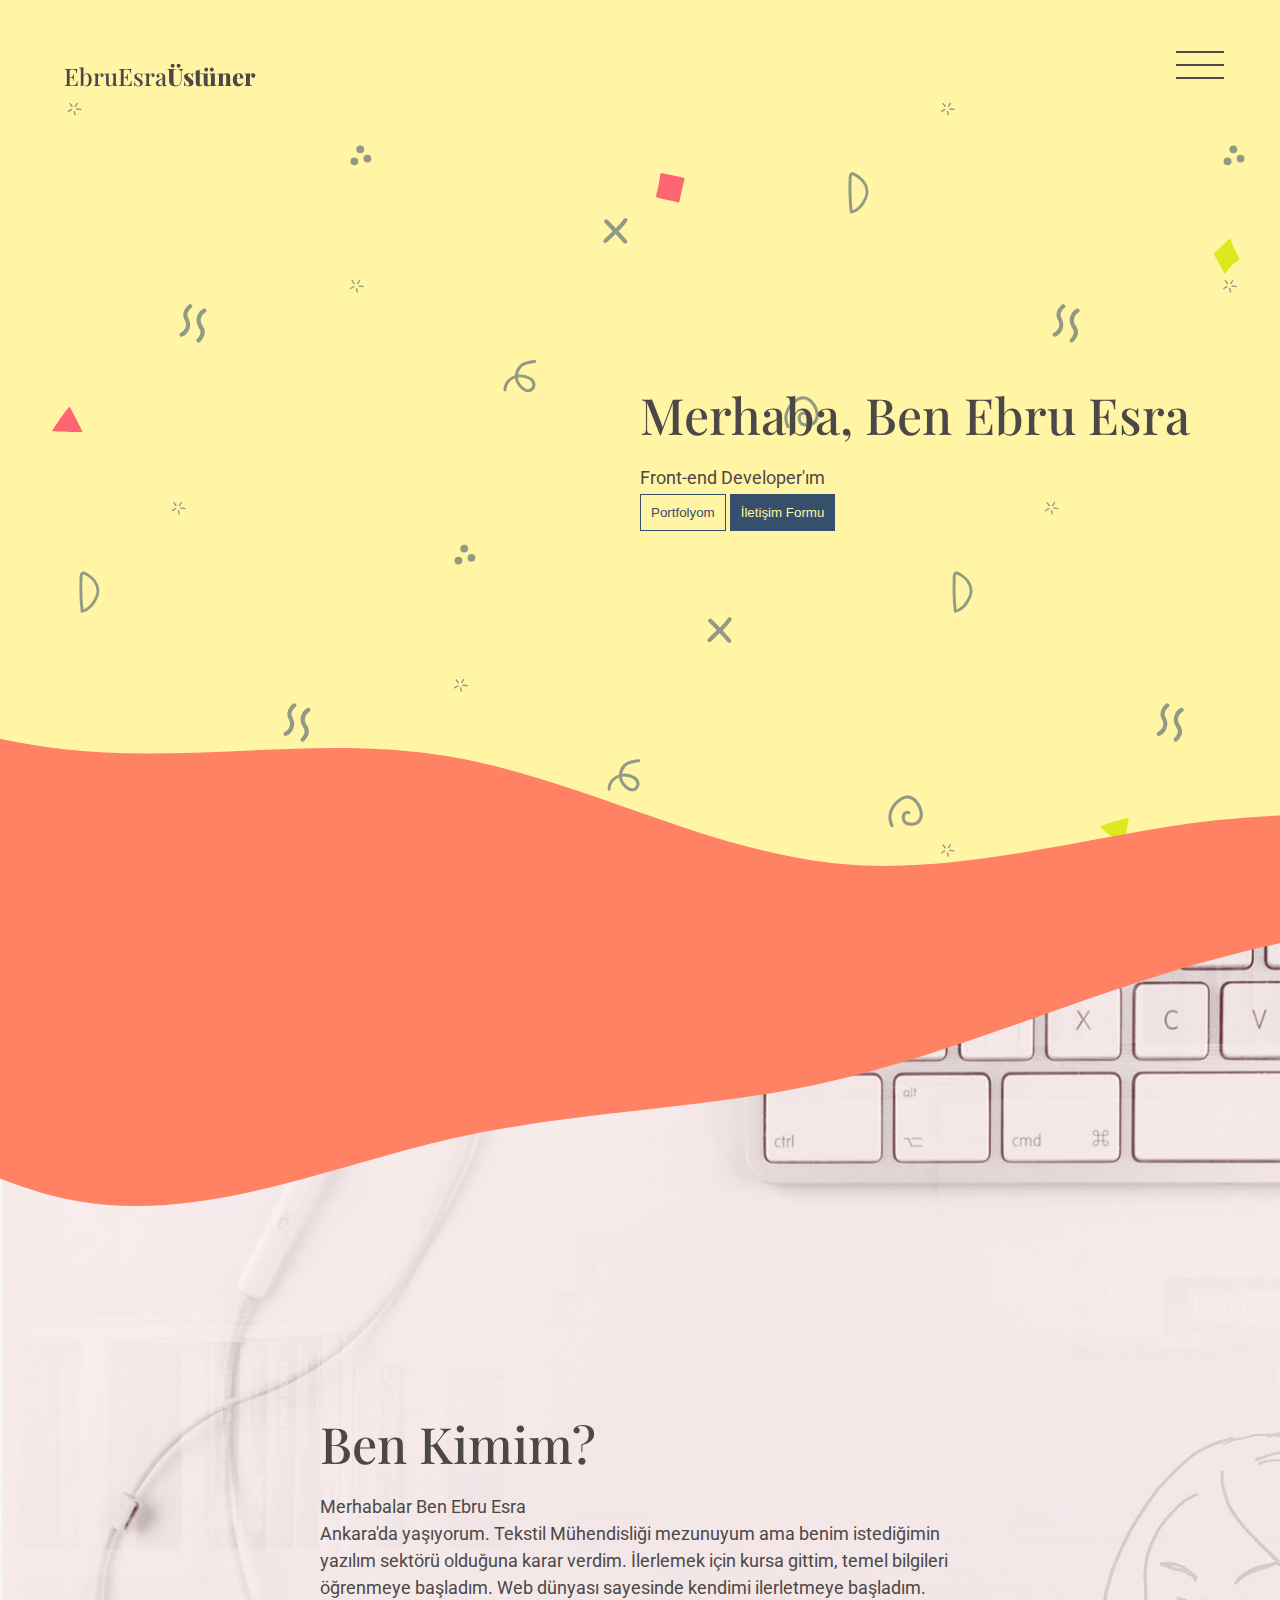
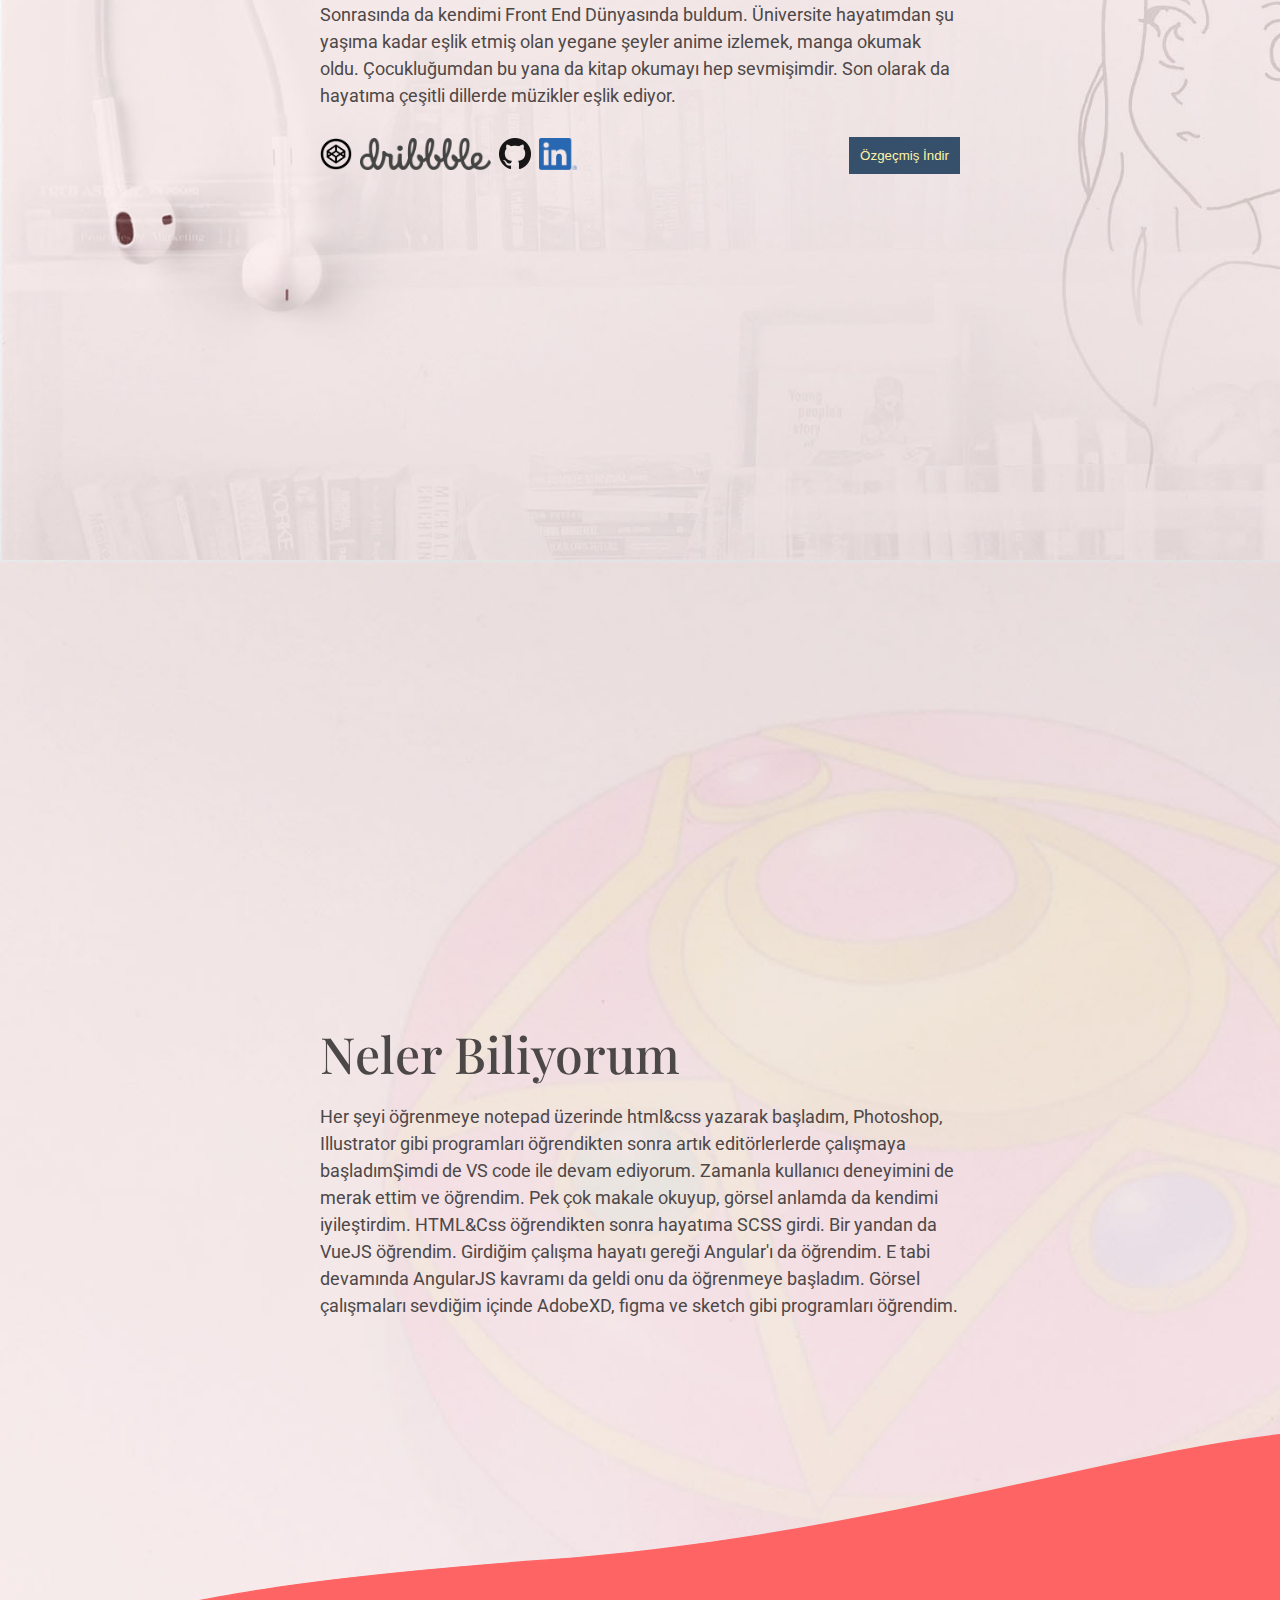
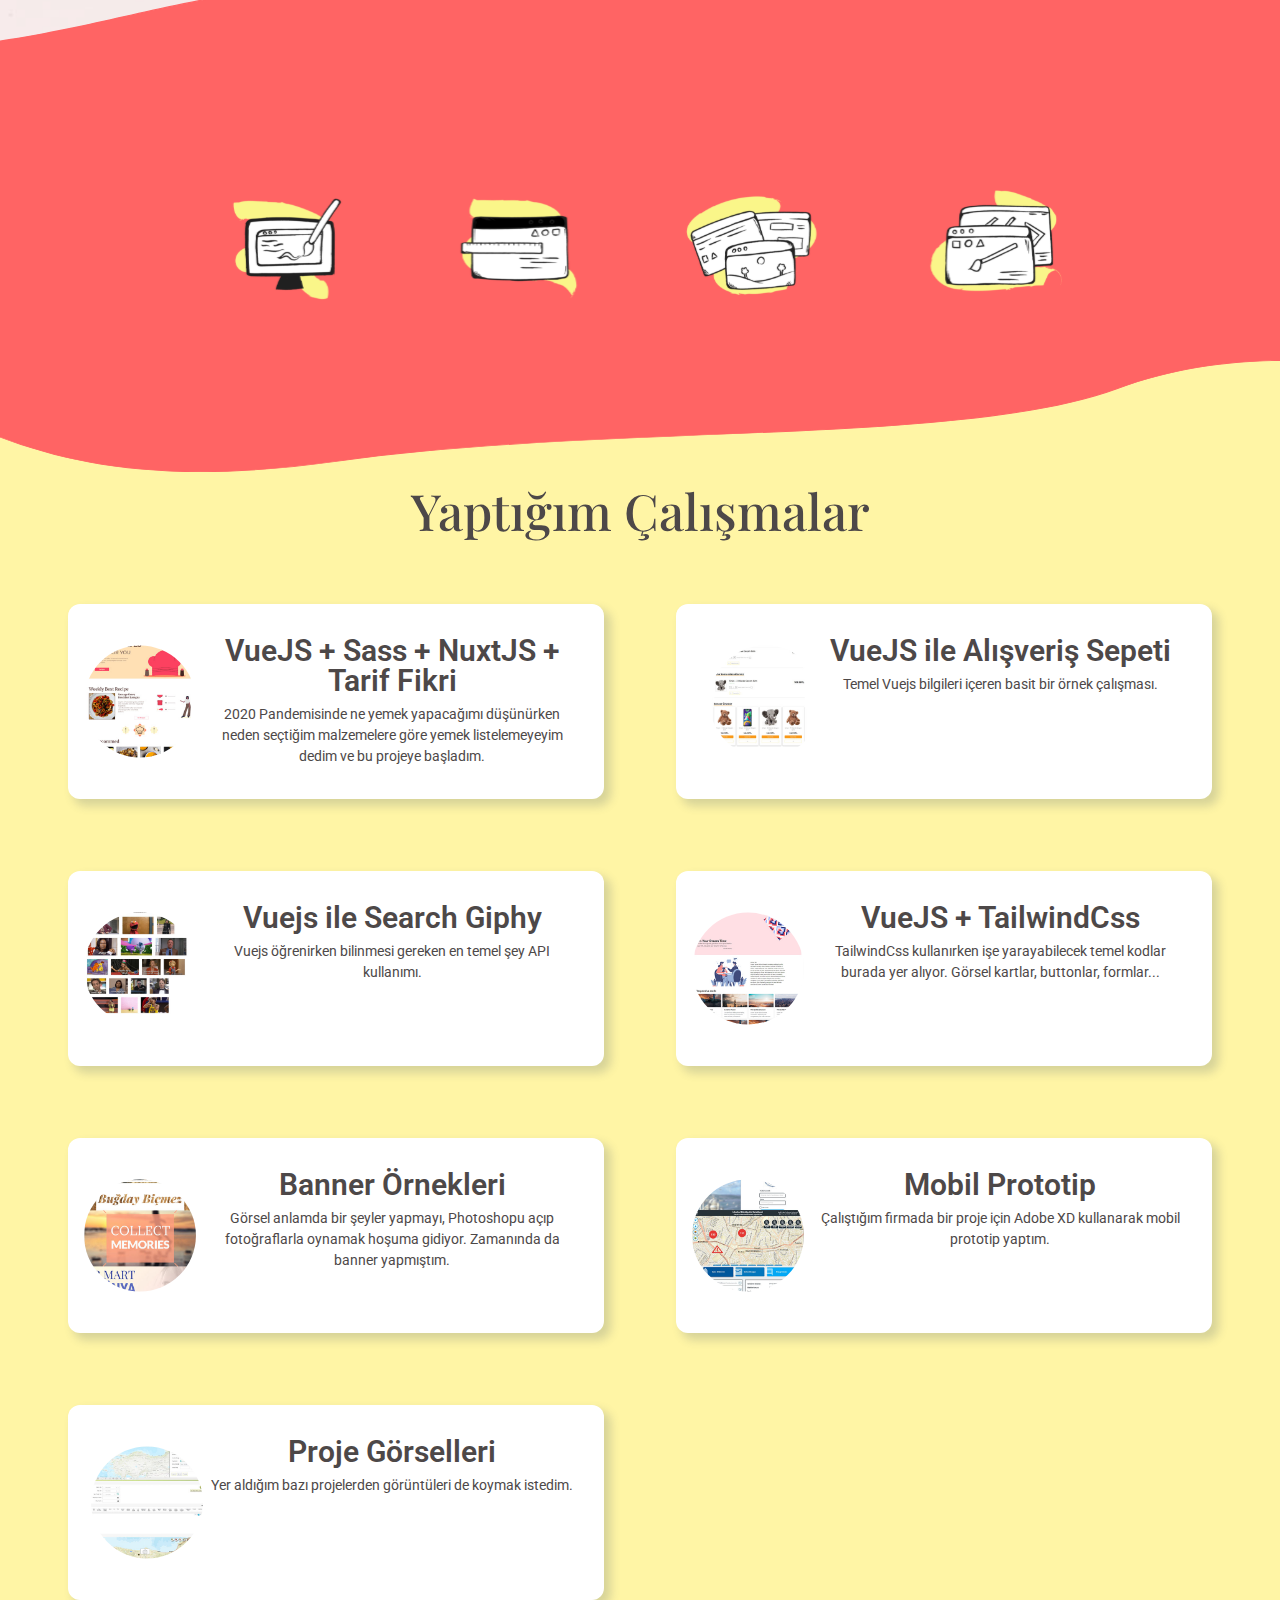
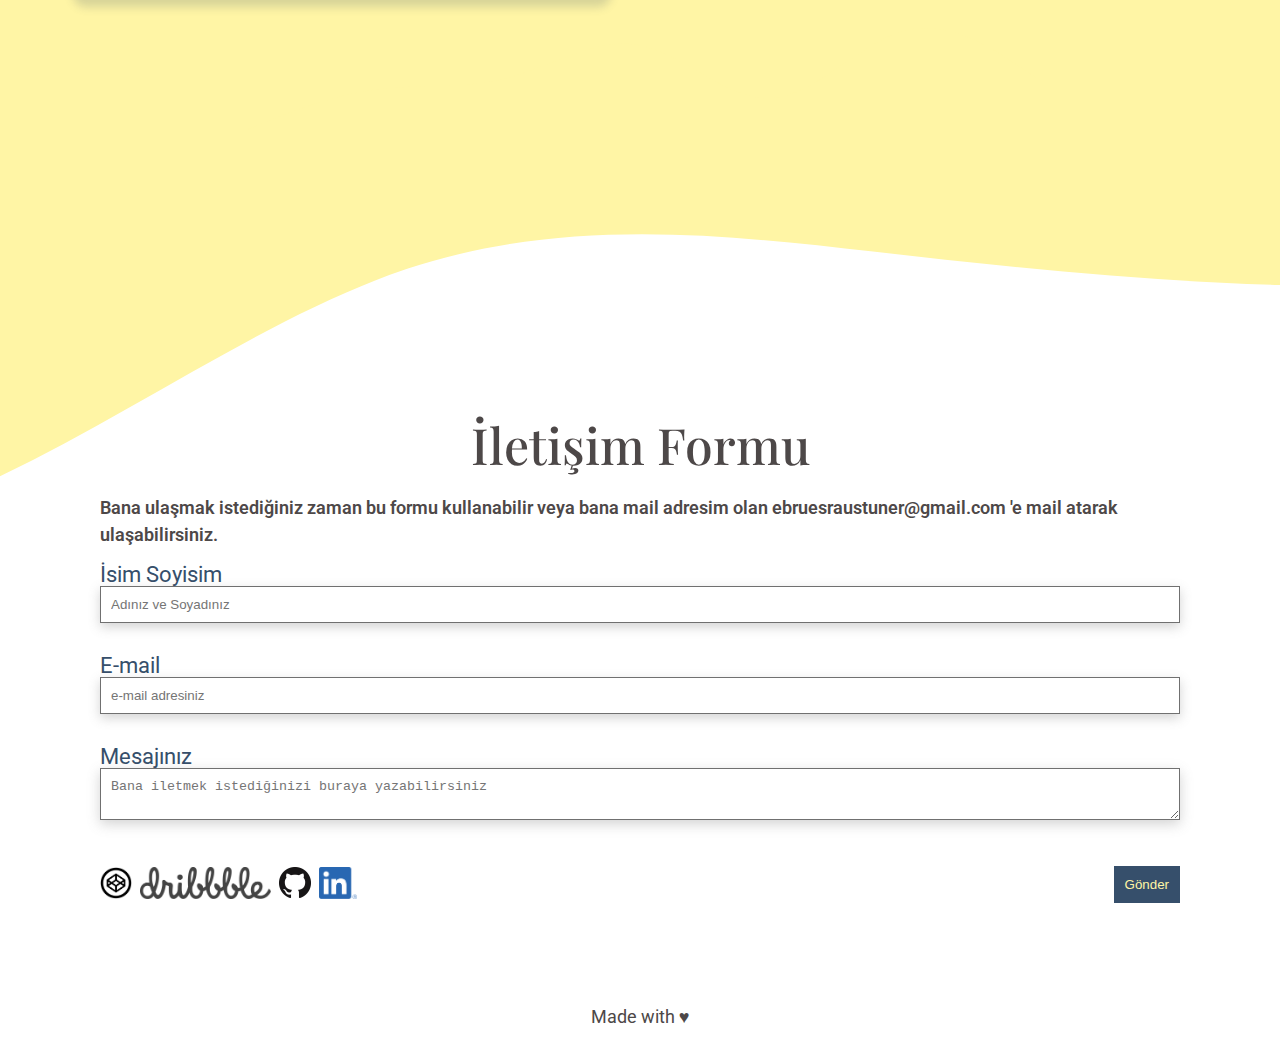
<file: index.html>
<!DOCTYPE html>
<html lang="en">

<head>
	<meta charset="utf-8">
	<title>Ebru Esra Üstüner || Portfolyo </title>
	<meta property="og:description" name="description" content="Front End Developer'ın dünyası">
	<meta name="keywords" content="Portfolyo, HTML, CSS, Front-end, UI, UI/UX, AdobeXD">
	<meta name="viewport" content="width=device-width, initial-scale=1">
	<link href="./css/main.css" rel="stylesheet" type="text/css">
</head>

<body>
	<section class="entries" id="entry">
		<div class="section__nav">
			<div class="navbar">
				<div class="navbar__logo"><a href="#entry">
						<h2 class="light">EbruEsra</h2>
						<h2>Üstüner</h2>
					</a></div>
				<input type="checkbox" class="navbar__checkbox" id="navbar__check">
				<label for="navbar__check" class="navbar__button">
					<span class="navbar__icon">&nbsp;</span>
				</label>
				<div class="navbar__background">&nbsp;</div>
				<nav class="navbar__nav">
					<ul class="navbar__list">
						<li class="navbar__item"><a href="#entry" class="navbar__link"><span>Anasayfa</span></a></li>
						<li class="navbar__item"><a href="#about" class="navbar__link"><span>Hakkımda</span></a></li>
						<li class="navbar__item"><a href="#portfolios" class="navbar__link"><span>Portfolyo</span></a>
						</li>
						<li class="navbar__item"><a href="#contact" class="navbar__link"><span>İletişim Formu</span></a>
						</li>
					</ul>
				</nav>
				</label>
			</div>
		</div>
		<div class="section__entry">
			<div class="section__entry__welcome-img">
				<div class="img-welcome"></div>
			</div>
			<div class="section__entry__welcome-text">
				<h1>Merhaba, Ben Ebru Esra</h1>
				<p>Front-end Developer'ım</p>
				<div class="buttons">
					<button type="button" class="btn btn-primary-opacity"><a href="#portfolios">Portfolyom</a></button>
					<button type="button" class="btn btn-primary-dark"><a href="#contact">İletişim Formu</a></button>
				</div>
			</div>
		</div>
		<div class="section__break">
			<div class="section__break__image-1"></div>
		</div>
	</section>
	<section class="about-me" id="about">
		<div class="section__break">
			<div class="section__break__image-2"></div>
		</div>
		<div class="about-me__text">
			<h1>Ben Kimim?</h1>
			<p><b>Merhabalar Ben Ebru Esra</b></p>
			<p>Ankara'da yaşıyorum. Tekstil Mühendisliği mezunuyum ama benim istediğimin yazılım sektörü olduğuna karar
				verdim. İlerlemek için kursa gittim, temel bilgileri öğrenmeye başladım. Web dünyası sayesinde kendimi
				ilerletmeye başladım. Sonrasında da kendimi Front End Dünyasında buldum.
				Üniversite hayatımdan şu yaşıma kadar eşlik etmiş olan yegane şeyler anime izlemek, manga okumak oldu.
				Çocukluğumdan bu yana da kitap okumayı hep sevmişimdir. Son olarak da hayatıma çeşitli dillerde müzikler
				eşlik ediyor.</p>
			<div class="buttons">
				<div class="buttons__socialmedias">
					<a href="https://codepen.io/lovelyalchemist" target="_blank">
						<img src="./img/logos/Button-Black-Large.png" /></a>
					<a href="https://dribbble.com/ebruesra" target="_blank"><img
							src="./img/logos/dribbble-logo.png" /></a>
					<a href="https://github.com/ebruesraustuner" target="_blank"><img
							src="./img/logos/GitHub-Mark-64px.png" /></a>
					<a href="https://www.linkedin.com/in/ebru-%C3%BCst%C3%BCner-019aa297/" target="_blank"><img
							src="./img/logos/Linkedin-logo.png" /></a>

				</div>
				<div class="buttons__download">
					<button type="button" class="btn btn-primary-dark"><a href="CV-EbruEsraUstuner.pdf">Özgeçmiş
							İndir</a></button>
				</div>
			</div>
		</div>
	</section>
	<section class="about-techinfo">
		<div class="about-techinfo__text">
			<h1>Neler Biliyorum</h1>
			<p>Her şeyi öğrenmeye notepad üzerinde html&css yazarak başladım,
				Photoshop, Illustrator gibi programları öğrendikten sonra artık editörlerlerde çalışmaya başladımŞimdi
				de VS code ile devam ediyorum.

				Zamanla kullanıcı deneyimini de merak ettim ve öğrendim. Pek çok makale okuyup, görsel anlamda da
				kendimi iyileştirdim.

				HTML&Css öğrendikten sonra hayatıma SCSS girdi.
				Bir yandan da VueJS öğrendim. Girdiğim çalışma hayatı gereği Angular'ı da öğrendim. E tabi devamında
				AngularJS kavramı da geldi onu da öğrenmeye başladım.

				Görsel çalışmaları sevdiğim içinde AdobeXD, figma ve sketch gibi programları öğrendim. </p>
		</div>
	</section>
	<section class="portfolios_break">

	</section>
	<section class="portfolios_gallery" id="portfolios">
		<h1>Yaptığım Çalışmalar</h1>
		<div class="galleries">
			<div class="wrap">
				<a href="http://recipeappwithvuejs.netlify.app" target="_blank" class=" galleries__card">
					<div class="galleries__card__imagepart">
						<img src="img/portfolios/Portfolio-img-examplespr-4.jpg" alt="Vuejs ile Tarif Projesi">
					</div>
					<div class="galleries__card__descpart">
						<h3>VueJS + Sass + NuxtJS + Tarif Fikri</h3>
						<p>2020 Pandemisinde ne yemek yapacağımı düşünürken neden seçtiğim malzemelere göre yemek
							listelemeyeyim dedim ve bu projeye başladım.</p>
					</div>
				</a>
			</div>
			<div class="wrap">
				<a href="https://shoppingcartvuejs.netlify.app/" target="_blank" class=" galleries__card">
					<div class="galleries__card__imagepart">
						<img src="img/portfolios/Portfolio-img-examplespr-5.jpg" alt="example 1">
					</div>
					<div class="galleries__card__descpart">
						<h3>VueJS ile Alışveriş Sepeti</h3>
						<p>Temel Vuejs bilgileri içeren basit bir örnek çalışması. </p>
					</div>
				</a>
			</div>
			<div class="wrap">
				<a href="https://searchgiphyapi.netlify.app/" target="_blank" class=" galleries__card">
					<div class="galleries__card__imagepart">
						<img src="img/portfolios/Portfolio-img-examplespr-6.jpg" alt="example 1">
					</div>
					<div class="galleries__card__descpart">
						<h3>Vuejs ile Search Giphy</h3>
						<p>Vuejs öğrenirken bilinmesi gereken en temel şey API kullanımı.</p>
					</div>
				</a>
			</div>
			<div class="wrap">
				<a href="https://tailwindcsswithvite.netlify.app/" target="_blank" class=" galleries__card">
					<div class="galleries__card__imagepart">
						<img src="img/portfolios/Portfolio-img-examplespr-7.jpg" alt="example 1">
					</div>
					<div class="galleries__card__descpart">
						<h3>VueJS + TailwindCss </h3>
						<p>TailwindCss kullanırken işe yarayabilecek temel kodlar burada yer alıyor. Görsel kartlar,
							buttonlar, formlar... </p>
					</div>
				</a></div>
			<div class="wrap">
				<a href="examplepages/banners.html" class=" galleries__card">
					<div class="galleries__card__imagepart">
						<img src="img/portfolios/Portfolio-img-examplespr-3.jpg" alt="example 1">
					</div>
					<div class="galleries__card__descpart">
						<h3>Banner Örnekleri</h3>
						<p>Görsel anlamda bir şeyler yapmayı, Photoshopu açıp fotoğraflarla oynamak hoşuma gidiyor.
							Zamanında da banner yapmıştım.</p>
					</div>
				</a></div>
			<div class="wrap">
				<a href="examplepages/mobile.html" class=" galleries__card">
					<div class="galleries__card__imagepart">
						<img src="img/portfolios/Portfolio-img-examplespr-2.jpg" alt="example 1">
					</div>
					<div class="galleries__card__descpart">
						<h3>Mobil Prototip</h3>
						<p>Çalıştığım firmada bir proje için Adobe XD kullanarak mobil prototip yaptım.</p>
					</div>
				</a></div>
			<div class="wrap">
				<a href="examplepages/projects.html" class="galleries__card ">
					<div class="galleries__card__imagepart">
						<img src="img/portfolios/Portfolio-img-examplespr-1.jpg" alt="example 1">
					</div>
					<div class="galleries__card__descpart">
						<h3>Proje Görselleri</h3>
						<p>Yer aldığım bazı projelerden görüntüleri de koymak istedim. </p>
					</div>
				</a>
			</div>
		</div>
	</section>
	<section class="contact__form" id="contact">


		<form class="form" action="https://getform.io/f/95068abb-e017-40c5-842f-fed670077b02" method="POST">

			<h1>İletişim Formu </h1>
			<p>Bana ulaşmak istediğiniz zaman bu formu kullanabilir veya bana mail adresim olan
				ebruesraustuner@gmail.com 'e mail atarak ulaşabilirsiniz.</p>
			<fieldset>
				<label for="name">İsim Soyisim</label>
				<input type="text" id="name" name="name" placeholder="Adınız ve Soyadınız" required>
			</fieldset>
			<fieldset>
				<label for="email">E-mail</label>
				<input type="text" id="email" name="email" placeholder="e-mail adresiniz" required>
			</fieldset>
			<fieldset><label for="message">Mesajınız</label>
				<textarea type="text" id="message" name="message"
					placeholder="Bana iletmek istediğinizi buraya yazabilirsiniz" required></textarea>
			</fieldset>
			<div class="buttons">
				<div class="buttons__socialmedias">
					<a href="https://codepen.io/lovelyalchemist" target="_blank">
						<img src="./img/logos/Button-Black-Large.png" /></a>
					<a href="https://dribbble.com/ebruesra" target="_blank"><img
							src="./img/logos/dribbble-logo.png" /></a>
					<a href="https://github.com/ebruesraustuner" target="_blank"><img
							src="./img/logos/GitHub-Mark-64px.png" /></a>
					<a href="https://www.linkedin.com/in/ebru-%C3%BCst%C3%BCner-019aa297/" target="_blank"><img
							src="./img/logos/Linkedin-logo.png" /></a>

				</div>
				<div class="buttons__send">
					<button type="submit" class="btn btn-primary-dark"><span>Gönder</span></button>
				</div>
			</div>

		</form>



	</section>
	<footer>
		<p>Made with &hearts;</p>
	</footer>

</body>

</html>
</file>
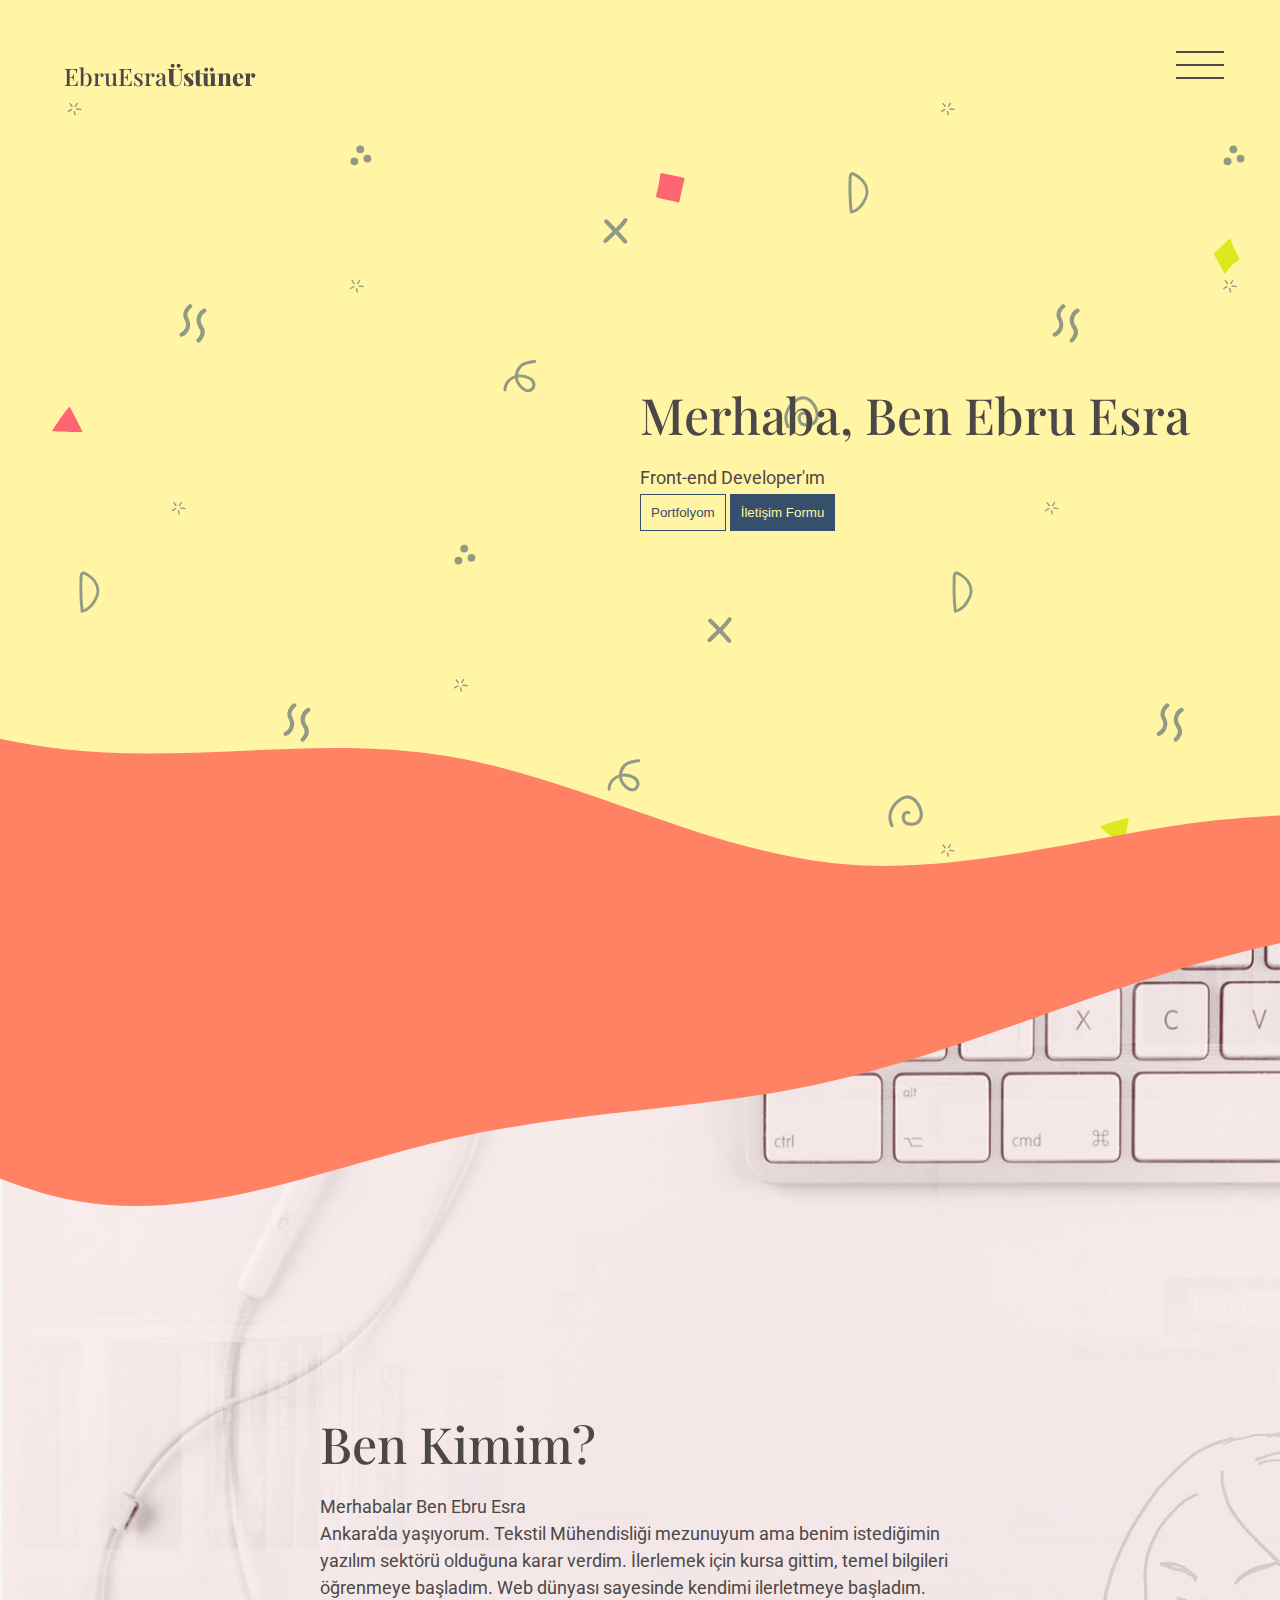
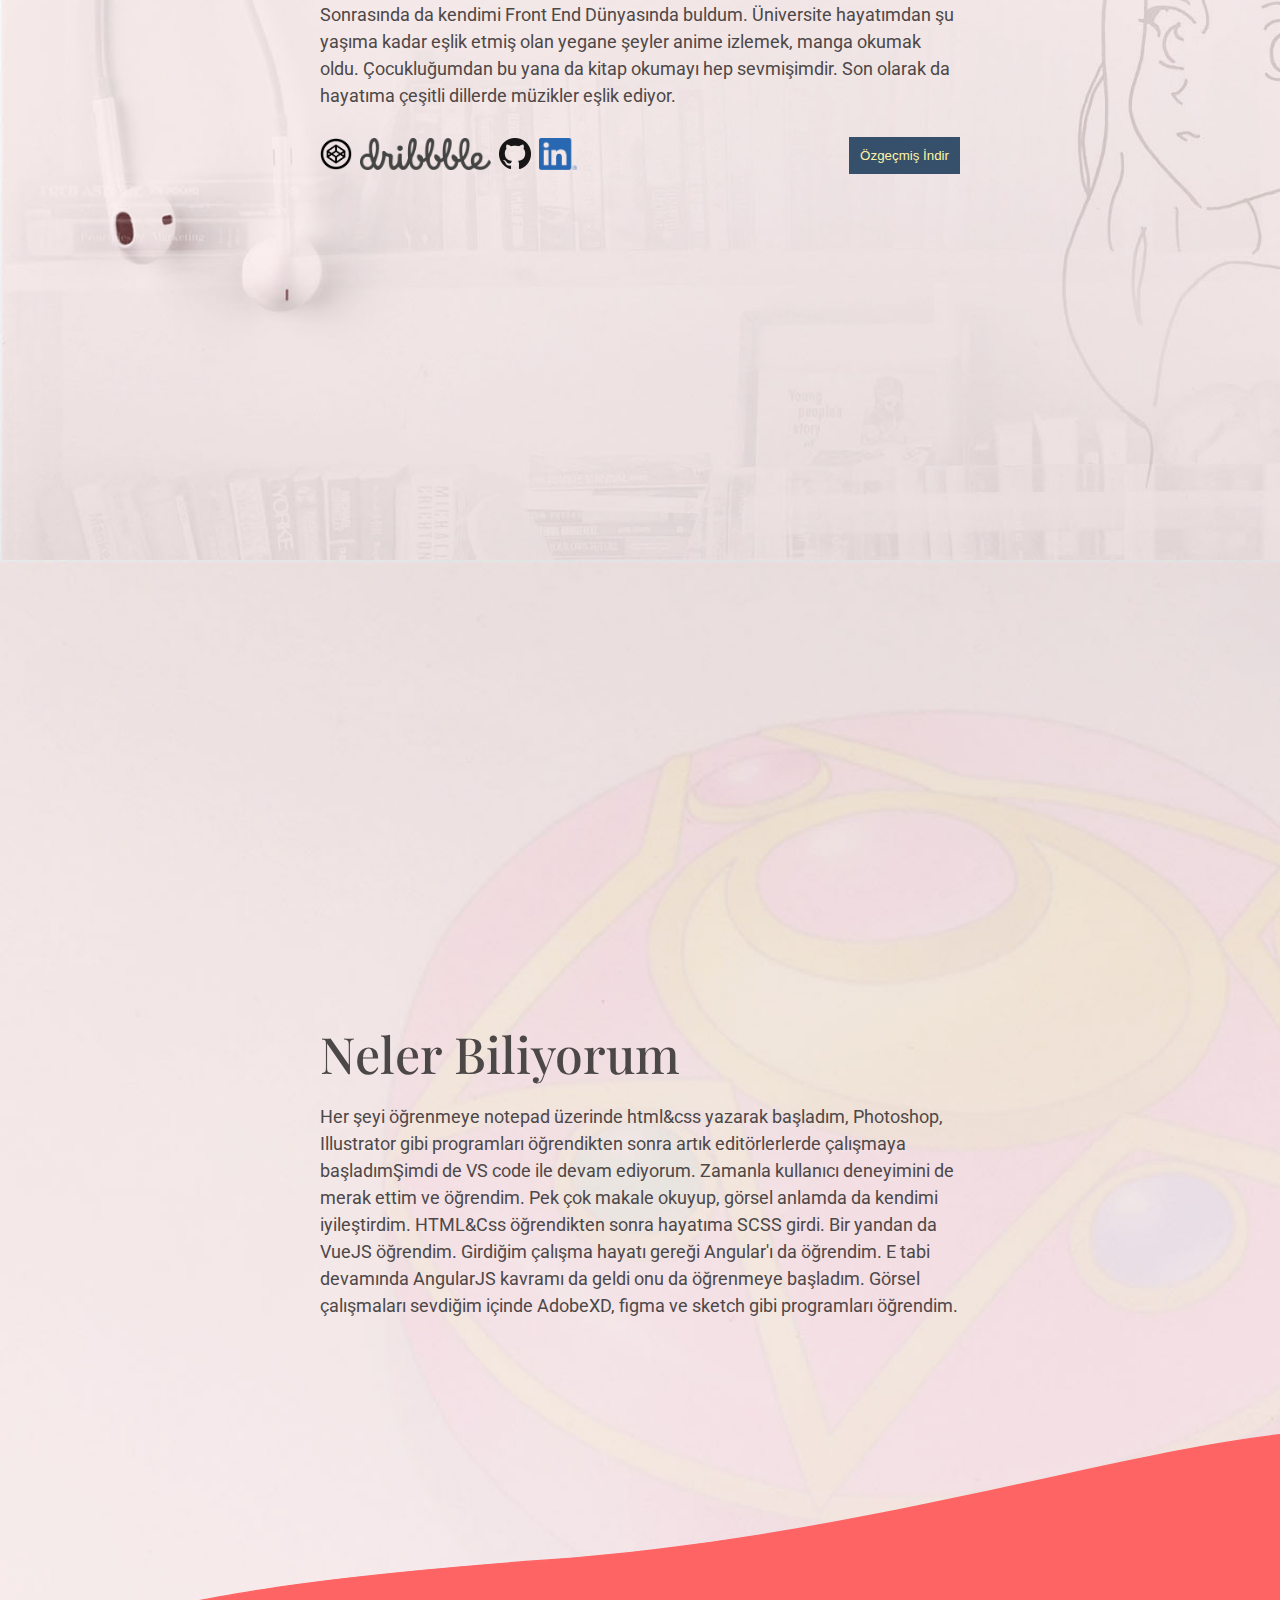
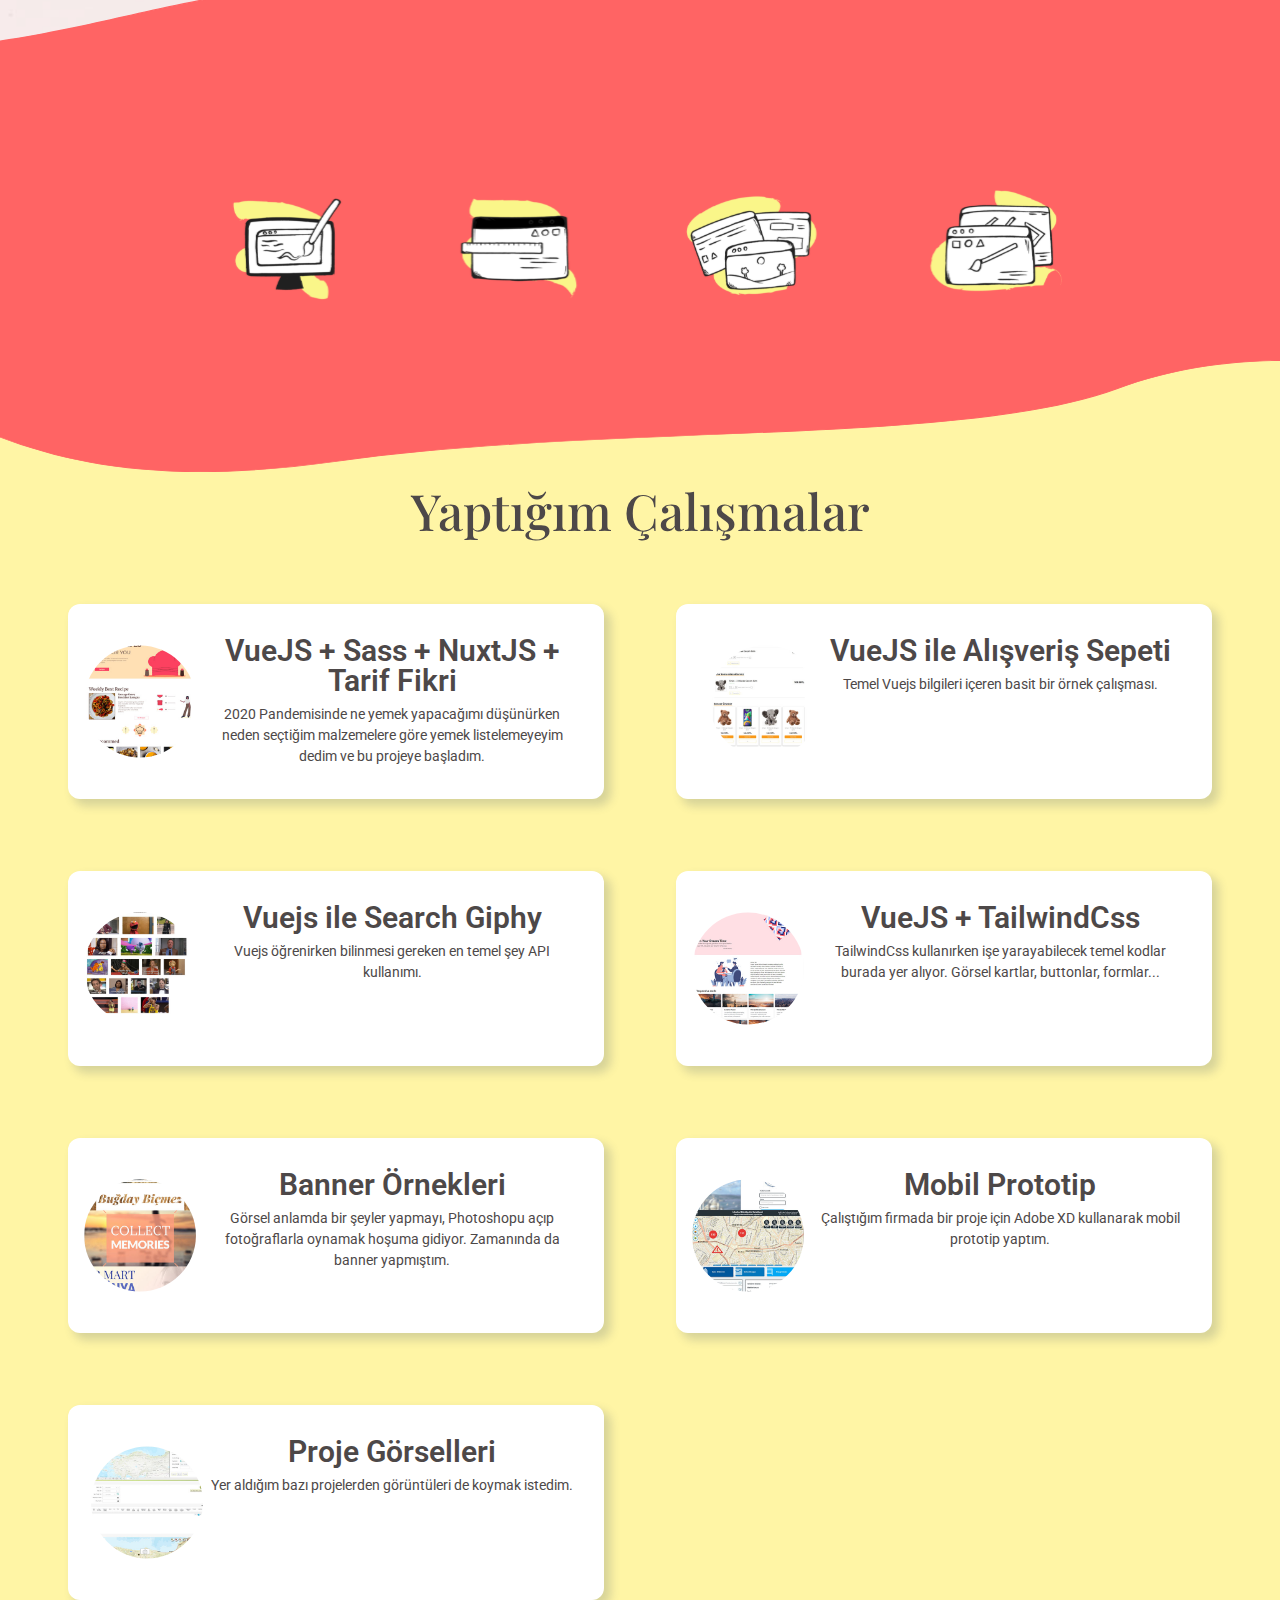
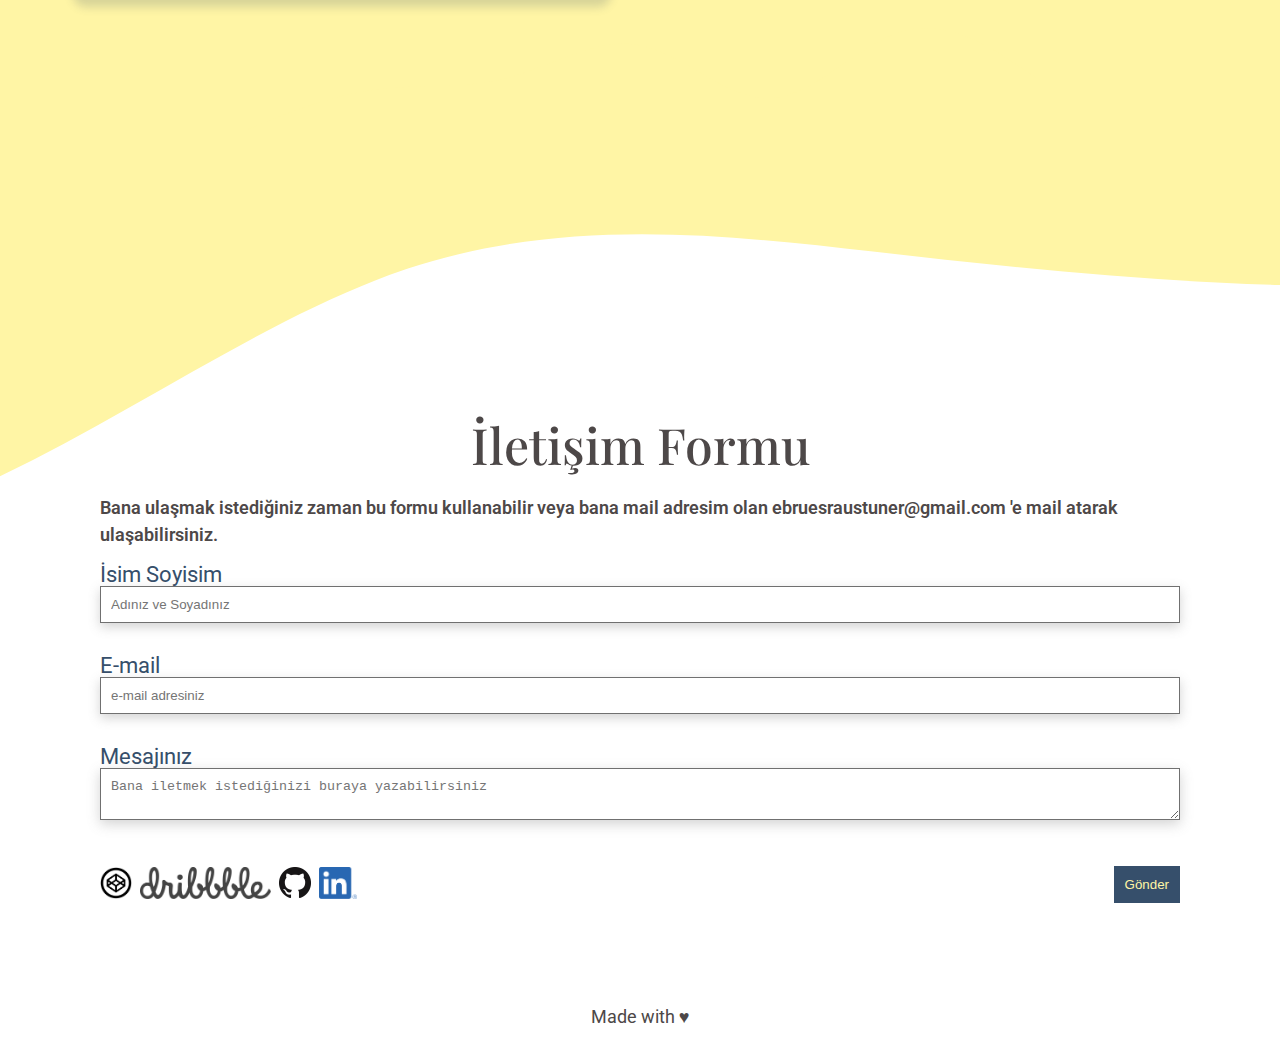
<file: index-defaulthidden.html>
<!DOCTYPE html>
<html lang="en">

<head>
	<meta charset="utf-8">
	<title>Ebru Esra Üstüner || Portfolyo </title>
	<meta property="og:description" name="description" content="Front End Developer'ın dünyası">
	<meta name="keywords" content="Portfolyo, HTML, CSS, Front-end, UI, UI/UX, AdobeXD">
	<meta name="viewport" content="width=device-width, initial-scale=1">
	<link href="./css/main.css" rel="stylesheet" type="text/css">
</head>

<body>
	<section class="entries" id="entry">
		<div class="section__nav">
			<div class="navbar">
				<div class="navbar__logo"><a href="#entry">
						<h2 class="light">EbruEsra</h2>
						<h2>Üstüner</h2>
					</a></div>
				<input type="checkbox" class="navbar__checkbox" id="navbar__check">
				<label for="navbar__check" class="navbar__button">
					<span class="navbar__icon">&nbsp;</span>
				</label>
				<div class="navbar__background">&nbsp;</div>
				<nav class="navbar__nav">
					<ul class="navbar__list">
						<li class="navbar__item"><a href="#entry" class="navbar__link"><span>Anasayfa</span></a></li>
						<li class="navbar__item"><a href="#about" class="navbar__link"><span>Hakkımda</span></a></li>
						<li class="navbar__item"><a href="#portfolios" class="navbar__link"><span>Portfolyo</span></a>
						</li>
						<li class="navbar__item"><a href="#contact" class="navbar__link"><span>İletişim Formu</span></a>
						</li>
					</ul>
				</nav>
				</label>
			</div>
		</div>
		<div class="section__entry">
			<div class="section__entry__welcome-img">
				<div class="img-welcome"></div>
			</div>
			<div class="section__entry__welcome-text">
				<h1>Merhaba, Ben Ebru Esra</h1>
				<p>Front-end Developer'ım</p>
				<div class="buttons">
					<button type="button" class="btn btn-primary-opacity"><a href="#portfolios">Portfolyom</a></button>
					<button type="button" class="btn btn-primary-dark"><a href="#contact">İletişim Formu</a></button>
				</div>
			</div>
		</div>
		<div class="section__break">
			<div class="section__break__image-1"></div>
		</div>
	</section>
	<section class="about-me" id="about">
		<div class="section__break">
			<div class="section__break__image-2"></div>
		</div>
		<div class="about-me__text">
			<h1>Ben Kimim?</h1>
			<p><b>Merhabalar Ben Ebru Esra</b></p>
			<p>Ankara'da yaşıyorum. Tekstil Mühendisliği mezunuyum ama benim istediğimin yazılım sektörü olduğuna karar
				verdim. İlerlemek için kursa gittim, temel bilgileri öğrenmeye başladım. Web dünyası sayesinde kendimi
				ilerletmeye başladım. Sonrasında da kendimi Front End Dünyasında buldum.
				Üniversite hayatımdan şu yaşıma kadar eşlik etmiş olan yegane şeyler anime izlemek, manga okumak oldu.
				Çocukluğumdan bu yana da kitap okumayı hep sevmişimdir. Son olarak da hayatıma çeşitli dillerde müzikler
				eşlik ediyor.</p>
			<div class="buttons">
				<div class="buttons__socialmedias">
					<a href="https://codepen.io/lovelyalchemist" target="_blank">
						<img src="./img/logos/Button-Black-Large.png" /></a>
					<a href="https://dribbble.com/ebruesra" target="_blank"><img
							src="./img/logos/dribbble-logo.png" /></a>
					<a href="https://github.com/ebruesraustuner" target="_blank"><img
							src="./img/logos/GitHub-Mark-64px.png" /></a>
					<a href="https://www.linkedin.com/in/ebru-%C3%BCst%C3%BCner-019aa297/" target="_blank"><img
							src="./img/logos/Linkedin-logo.png" /></a>

				</div>
				<div class="buttons__download">
					<button type="button" class="btn btn-primary-dark"><a href="CV-EbruEsraUstuner.pdf">Özgeçmiş
							İndir</a></button>
				</div>
			</div>
		</div>
	</section>
	<section class="about-techinfo">
		<div class="about-techinfo__text">
			<h1>Neler Biliyorum</h1>
			<p>Her şeyi öğrenmeye notepad üzerinde html&css yazarak başladım,
				Photoshop, Illustrator gibi programları öğrendikten sonra artık editörlerlerde çalışmaya başladımŞimdi
				de VS code ile devam ediyorum.

				Zamanla kullanıcı deneyimini de merak ettim ve öğrendim. Pek çok makale okuyup, görsel anlamda da
				kendimi iyileştirdim.

				HTML&Css öğrendikten sonra hayatıma SCSS girdi.
				Bir yandan da VueJS öğrendim. Girdiğim çalışma hayatı gereği Angular'ı da öğrendim. E tabi devamında
				AngularJS kavramı da geldi onu da öğrenmeye başladım.

				Görsel çalışmaları sevdiğim içinde AdobeXD, figma ve sketch gibi programları öğrendim. </p>
		</div>
	</section>
	<section class="portfolios_break">

	</section>
	<section class="portfolios_gallery" id="portfolios">
		<h1>Yaptığım Çalışmalar</h1>
		<div class="galleries">
			<div class="wrap">
				<a href="http://recipeappwithvuejs.netlify.app" target="_blank" class=" galleries__card">
					<div class="galleries__card__imagepart">
						<img src="img/portfolios/Portfolio-img-examplespr-4.jpg" alt="Vuejs ile Tarif Projesi">
					</div>
					<div class="galleries__card__descpart">
						<h3>VueJS + Sass + NuxtJS + Tarif Fikri</h3>
						<p>2020 Pandemisinde ne yemek yapacağımı düşünürken neden seçtiğim malzemelere göre yemek
							listelemeyeyim dedim ve bu projeye başladım.</p>
					</div>
				</a>
			</div>
			<div class="wrap">
				<a href="https://shoppingcartvuejs.netlify.app/" target="_blank" class=" galleries__card">
					<div class="galleries__card__imagepart">
						<img src="img/portfolios/Portfolio-img-examplespr-5.jpg" alt="example 1">
					</div>
					<div class="galleries__card__descpart">
						<h3>VueJS ile Alışveriş Sepeti</h3>
						<p>Temel Vuejs bilgileri içeren basit bir örnek çalışması. </p>
					</div>
				</a>
			</div>
			<div class="wrap">
				<a href="https://searchgiphyapi.netlify.app/" target="_blank" class=" galleries__card">
					<div class="galleries__card__imagepart">
						<img src="img/portfolios/Portfolio-img-examplespr-6.jpg" alt="example 1">
					</div>
					<div class="galleries__card__descpart">
						<h3>Vuejs ile Search Giphy</h3>
						<p>Vuejs öğrenirken bilinmesi gereken en temel şey API kullanımı.</p>
					</div>
				</a>
			</div>
			<div class="wrap">
				<a href="https://tailwindcsswithvite.netlify.app/" target="_blank" class=" galleries__card">
					<div class="galleries__card__imagepart">
						<img src="img/portfolios/Portfolio-img-examplespr-7.jpg" alt="example 1">
					</div>
					<div class="galleries__card__descpart">
						<h3>VueJS + TailwindCss </h3>
						<p>TailwindCss kullanırken işe yarayabilecek temel kodlar burada yer alıyor. Görsel kartlar,
							buttonlar, formlar... </p>
					</div>
				</a></div>
			<div class="wrap">
				<a href="examplepages/banners.html" class=" galleries__card">
					<div class="galleries__card__imagepart">
						<img src="img/portfolios/Portfolio-img-examplespr-3.jpg" alt="example 1">
					</div>
					<div class="galleries__card__descpart">
						<h3>Banner Örnekleri</h3>
						<p>Görsel anlamda bir şeyler yapmayı, Photoshopu açıp fotoğraflarla oynamak hoşuma gidiyor.
							Zamanında da banner yapmıştım.</p>
					</div>
				</a></div>
			<div class="wrap">
				<a href="examplepages/mobile.html" class=" galleries__card">
					<div class="galleries__card__imagepart">
						<img src="img/portfolios/Portfolio-img-examplespr-2.jpg" alt="example 1">
					</div>
					<div class="galleries__card__descpart">
						<h3>Mobil Prototip</h3>
						<p>Çalıştığım firmada bir proje için Adobe XD kullanarak mobil prototip yaptım.</p>
					</div>
				</a></div>
			<div class="wrap">
				<a href="examplepages/projects.html" class="galleries__card ">
					<div class="galleries__card__imagepart">
						<img src="img/portfolios/Portfolio-img-examplespr-1.jpg" alt="example 1">
					</div>
					<div class="galleries__card__descpart">
						<h3>Proje Görselleri</h3>
						<p>Yer aldığım bazı projelerden görüntüleri de koymak istedim. </p>
					</div>
				</a>
			</div>
		</div>
	</section>
	<section class="contact__form" id="contact">


		<form class="form" action="https://getform.io/f/95068abb-e017-40c5-842f-fed670077b02" method="POST">

			<h1>İletişim Formu </h1>
			<p>Bana ulaşmak istediğiniz zaman bu formu kullanabilir veya bana mail adresim olan
				ebruesraustuner@gmail.com 'e mail atarak ulaşabilirsiniz.</p>
			<fieldset>
				<label for="name">İsim Soyisim</label>
				<input type="text" id="name" name="name" placeholder="Adınız ve Soyadınız" required>
			</fieldset>
			<fieldset>
				<label for="email">E-mail</label>
				<input type="text" id="email" name="email" placeholder="e-mail adresiniz" required>
			</fieldset>
			<fieldset><label for="message">Mesajınız</label>
				<textarea type="text" id="message" name="message"
					placeholder="Bana iletmek istediğinizi buraya yazabilirsiniz" required></textarea>
			</fieldset>
			<div class="buttons">
				<div class="buttons__socialmedias">
					<a href="https://codepen.io/lovelyalchemist" target="_blank">
						<img src="./img/logos/Button-Black-Large.png" /></a>
					<a href="https://dribbble.com/ebruesra" target="_blank"><img
							src="./img/logos/dribbble-logo.png" /></a>
					<a href="https://github.com/ebruesraustuner" target="_blank"><img
							src="./img/logos/GitHub-Mark-64px.png" /></a>
					<a href="https://www.linkedin.com/in/ebru-%C3%BCst%C3%BCner-019aa297/" target="_blank"><img
							src="./img/logos/Linkedin-logo.png" /></a>

				</div>
				<div class="buttons__send">
					<button type="submit" class="btn btn-primary-dark"><span>Gönder</span></button>
				</div>
			</div>

		</form>



	</section>
	<footer>
		<p>Made with &hearts;</p>
	</footer>

</body>

</html>
</file>
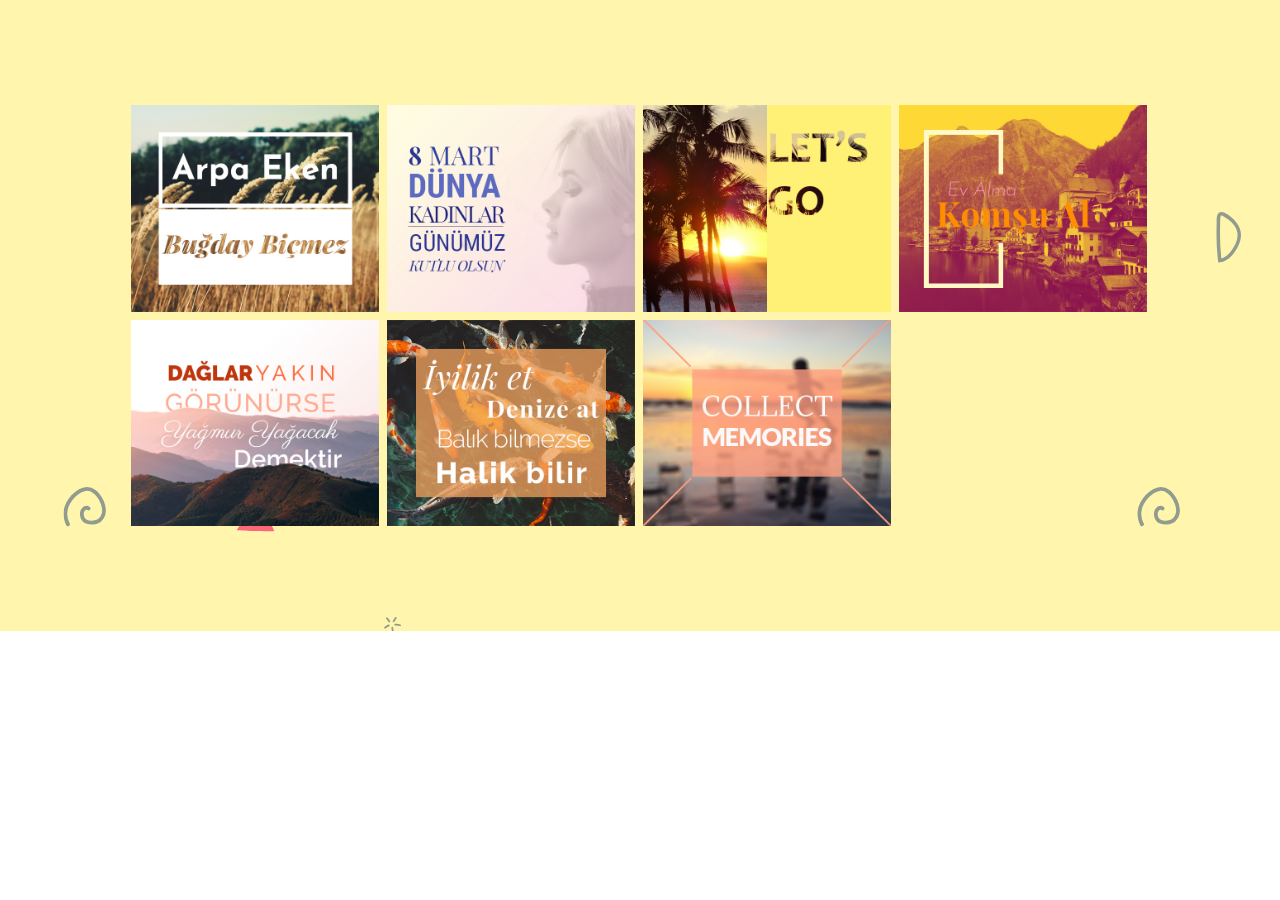
<file: examplepages/banners.html>
<!DOCTYPE html>
<html lang="en">

<head>
    <meta charset="utf-8">
    <title>Ebru Esra Üstüner || Portfolyo </title>
    <meta property="og:description" name="description" content="Front End Developer'ın dünyası">
    <meta name="viewport" content="width=device-width, initial-scale=1">
    <link href="../css/main.css" rel="stylesheet" type="text/css">
</head>

<body>
    <div class="section__portfolio">
        <div class="gallery bg">
            <div>
                <img src="../img/portfolios/Banners/example001.jpg" />
            </div>
            <div>
                <img src="../img/portfolios/Banners/example002.jpg" />
            </div>
            <div>
                <img src="../img/portfolios/Banners/example003.jpg" />
            </div>
            <div>
                <img src="../img/portfolios/Banners/example004.jpg" />
            </div>
            <div>
                <img src="../img/portfolios/Banners/example005.jpg" />
            </div>
            <div>
                <img src="../img/portfolios/Banners/example006.jpg" />
            </div>
            <div>
                <img src="../img/portfolios/Banners/example007.jpg" />
            </div>
        </div>
    </div>

</body>

</html>
</file>
<file: css/main.css>
@charset "UTF-8";
/* breakpoints */
/* colors */
@import url("https://fonts.googleapis.com/css2?family=Playfair+Display:wght@400;700&family=Roboto:wght@400;500&display=swap");
@import url("https://fonts.googleapis.com/css2?family=Playfair+Display:wght@400;700&family=Roboto:wght@400;500&display=swap");
@import url("https://fonts.googleapis.com/css2?family=Playfair+Display:wght@400;700&family=Roboto:wght@400;500&display=swap");
*, *:before, *:after {
  box-sizing: border-box; }

html, body, div, span, object, iframe, figure, h1, h2, h3, h4, h5, h6, p, blockquote, pre, a, code, em, img, small, strike, strong, sub, sup, tt, b, u, i, ol, ul, li, fieldset, form, label, table, caption, tbody, tfoot, thead, tr, th, td, main, canvas, embed, footer, header, nav, section, video {
  margin: 0;
  padding: 0;
  border: 0;
  font-size: 100%;
  font: inherit;
  vertical-align: baseline;
  text-rendering: optimizeLegibility;
  -webkit-font-smoothing: antialiased;
  text-size-adjust: none; }

footer, header, nav, section, main {
  display: block; }

body {
  line-height: 1; }

ol, ul {
  list-style: none; }

blockquote, q {
  quotes: none; }

blockquote:before, blockquote:after, q:before, q:after {
  content: '';
  content: none; }

table {
  border-collapse: collapse;
  border-spacing: 0; }

input {
  -webkit-appearance: none;
  border-radius: 0; }

a {
  text-decoration: none; }

/* colors */
h1 {
  font-family: "Playfair Display", serif;
  font-weight: 500;
  font-size: 50px;
  color: #4D4848;
  margin: 24px 0; }
  @media (max-width: 50em) {
    h1 {
      font-size: 40px; } }

h2 {
  font-family: "Playfair Display", serif;
  font-weight: 800;
  font-size: 38px;
  color: #4D4848;
  margin: 16px 0; }
  @media (max-width: 37.5em) {
    h2 {
      font-size: 30px; } }

h3 {
  font-family: "Roboto", sans-serif;
  font-weight: 600;
  font-size: 30px;
  color: #4D4848;
  margin: 8px 0; }
  @media (max-width: 37.5em) {
    h3 {
      font-size: 24px; } }

h4 {
  font-family: "Roboto", sans-serif;
  font-weight: 500;
  font-size: 18px;
  color: #4D4848;
  line-height: 1.5; }
  @media (max-width: 37.5em) {
    h4 {
      font-size: 18px; } }

p {
  font-family: "Roboto", sans-serif;
  font-weight: 400;
  font-size: 18px;
  color: #4D4848;
  line-height: 1.5; }
  @media (max-width: 37.5em) {
    p {
      font-size: 18px; } }

/* colors */
button {
  padding: .75em;
  margin: .25em 0;
  border: 1px solid;
  cursor: pointer; }
  button a {
    text-decoration: none; }
  button:focus {
    border: 1px solid #FFF5A5; }
  button:active {
    background-color: #FF6464; }
  button:visited {
    background-color: #FF6464;
    color: #364F6B; }
    button:visited a {
      color: #364F6B; }
  button:hover {
    background-color: #FFF5A5; }
    button:hover a, button:hover span {
      color: #364F6B; }

.btn-primary-dark {
  border-color: #364F6B;
  background-color: #364F6B;
  color: #FFF5A5; }
  .btn-primary-dark a {
    color: #FFF5A5; }

.btn-primary-opacity {
  border-color: #364F6B;
  background-color: transparent;
  color: #364F6B; }
  .btn-primary-opacity a {
    color: #364F6B; }

/* colors */
/* breakpoints */
.section__nav {
  background-color: lightgray;
  font-weight: 400;
  font-size: 18px;
  line-height: 24px;
  color: black;
  overflow-x: hidden;
  -webkit-font-smoothing: antialiased;
  -moz-osx-font-smoothing: grayscale;
  display: flex;
  height: 100%;
  align-items: center;
  justify-content: center; }

.navbar__logo {
  position: fixed;
  left: 64px;
  top: 64px;
  z-index: 9999;
  cursor: pointer; }
  @media (max-width: 50em) {
    .navbar__logo {
      left: 32px;
      top: 32px; } }
  @media (max-width: 37.5em) {
    .navbar__logo {
      left: 24px;
      top: 24px; } }
  .navbar__logo a {
    display: flex; }
    .navbar__logo a h2 {
      font-size: 24px;
      margin: 0; }
    .navbar__logo a .light {
      font-weight: 500; }
.navbar__checkbox {
  display: none; }
.navbar__button {
  background-color: transparent;
  height: 64px;
  width: 64px;
  position: fixed;
  top: 64px;
  right: 48px;
  z-index: 2000;
  text-align: center;
  cursor: pointer; }
  @media (max-width: 50em) {
    .navbar__button {
      top: 32px;
      right: 32px; } }
  @media (max-width: 37.5em) {
    .navbar__button {
      top: 24px;
      right: 24px; } }
.navbar__background {
  height: 64px;
  width: 64px;
  position: fixed;
  top: 96px;
  right: 96px;
  background-image: transparent;
  background-position: 0 0;
  z-index: 1000;
  transition: width 0.6s cubic-bezier(0.86, 0, 0.07, 1), height 0.6s cubic-bezier(0.86, 0, 0.07, 1), background-position 1s ease-in; }
  @media (max-width: 37.5em) {
    .navbar__background {
      right: 8px; } }
.navbar__nav {
  z-index: -2;
  height: 100vh;
  position: fixed;
  top: 0;
  left: 0;
  z-index: 1500;
  opacity: 0;
  width: 0;
  display: none;
  transition: all 0.8s cubic-bezier(0.68, -0.55, 0.265, 1.55); }
.navbar__list {
  position: absolute;
  top: 50%;
  left: 50%;
  transform: translate(-50%, -50%);
  list-style: none;
  text-align: center;
  width: 100%; }
.navbar__item {
  margin: 1rem; }
.navbar__link:link, .navbar__link:visited {
  display: inline-block;
  font-size: 34px;
  line-height: 1.5;
  font-weight: 300;
  padding: 1rem 2rem;
  color: white;
  text-decoration: none;
  text-transform: uppercase;
  background-image: linear-gradient(120deg, transparent 0%, transparent 50%, white 50%);
  background-size: 230%;
  transition: all .4s; }
  .navbar__link:link span, .navbar__link:visited span {
    margin-right: 1.5rem;
    display: inline-block; }
.navbar__link:hover, .navbar__link:active {
  background-position: 100%;
  color: #364F6B;
  /* transform: translateX(1rem);*/ }
.navbar__checkbox:checked ~ .navbar__background {
  width: calc(100% - 196px);
  height: calc(100% - 196px);
  background-image: linear-gradient(90deg, #FF6464, #FFAA64, #FF6464, #FFAA64);
  background-size: 300% 100%;
  background-position: 100% 0;
  transform-origin: bottom left; }
  @media (max-width: 37.5em) {
    .navbar__checkbox:checked ~ .navbar__background {
      width: calc(100% - 16px);
      height: calc(100% - 16px); } }
.navbar__checkbox:checked ~ .navbar__nav {
  opacity: 1;
  width: 100%;
  display: inline; }
.navbar__icon {
  position: relative;
  margin-top: 0px; }
  .navbar__icon, .navbar__icon::before, .navbar__icon::after {
    width: 3rem;
    height: 2px;
    background-color: #4D4848;
    display: inline-block; }
  .navbar__icon::before, .navbar__icon::after {
    content: "";
    position: absolute;
    left: 0;
    transition: all .2s; }
  .navbar__icon::before {
    top: -.8rem; }
  .navbar__icon::after {
    top: .8rem; }
.navbar__button:hover .navbar__icon::before {
  top: -1rem; }
.navbar__button:hover .navbar__icon::after {
  top: 1rem; }
.navbar__checkbox:checked + .navbar__button .navbar__icon {
  background-color: transparent; }
.navbar__checkbox:checked + .navbar__button .navbar__icon::before {
  top: 0;
  transform: rotate(135deg); }
.navbar__checkbox:checked + .navbar__button .navbar__icon::after {
  top: 0;
  transform: rotate(-135deg); }

/* colors */
/* colors */
h1 {
  font-family: "Playfair Display", serif;
  font-weight: 500;
  font-size: 50px;
  color: #4D4848;
  margin: 24px 0; }
  @media (max-width: 50em) {
    h1 {
      font-size: 40px; } }

h2 {
  font-family: "Playfair Display", serif;
  font-weight: 800;
  font-size: 38px;
  color: #4D4848;
  margin: 16px 0; }
  @media (max-width: 37.5em) {
    h2 {
      font-size: 30px; } }

h3 {
  font-family: "Roboto", sans-serif;
  font-weight: 600;
  font-size: 30px;
  color: #4D4848;
  margin: 8px 0; }
  @media (max-width: 37.5em) {
    h3 {
      font-size: 24px; } }

h4 {
  font-family: "Roboto", sans-serif;
  font-weight: 500;
  font-size: 18px;
  color: #4D4848;
  line-height: 1.5; }
  @media (max-width: 37.5em) {
    h4 {
      font-size: 18px; } }

p {
  font-family: "Roboto", sans-serif;
  font-weight: 400;
  font-size: 18px;
  color: #4D4848;
  line-height: 1.5; }
  @media (max-width: 37.5em) {
    p {
      font-size: 18px; } }

fieldset {
  width: 100%;
  margin: 16px 0; }

label {
  color: #364F6B;
  font-family: "Roboto", sans-serif;
  font-weight: 400;
  font-size: 22px; }

input, textarea {
  width: 100%;
  border: 1px solid #707070;
  padding: .75em;
  box-shadow: 0 4px 12px rgba(109, 109, 109, 0.3); }

/* colors */
.section__portfolio {
  display: flex;
  justify-content: center;
  align-content: center;
  height: 100%;
  background-image: url(../../img/abstracts/confetti.svg);
  background-repeat: repeat; }

.gallery {
  width: 1036px;
  margin: 96px 0;
  padding: 5px;
  background: transparent;
  box-sizing: border-box; }

.gallery > div {
  position: relative;
  float: left;
  padding: 4px; }

.gallery > div > img {
  display: block;
  width: 248px;
  transition: .1s transform;
  transform: translateZ(0);
  /* hack */ }

.gallery > div:hover {
  z-index: 1; }

.gallery > div:hover > img {
  transform: scale(2.2, 2.2);
  transition: .3s transform; }

.bg:before, .bg:after {
  display: table;
  content: "";
  line-height: 0; }

.bg:after {
  clear: both; }

/* colors */
/* breakpoints */
/* colors */
h1 {
  font-family: "Playfair Display", serif;
  font-weight: 500;
  font-size: 50px;
  color: #4D4848;
  margin: 24px 0; }
  @media (max-width: 50em) {
    h1 {
      font-size: 40px; } }

h2 {
  font-family: "Playfair Display", serif;
  font-weight: 800;
  font-size: 38px;
  color: #4D4848;
  margin: 16px 0; }
  @media (max-width: 37.5em) {
    h2 {
      font-size: 30px; } }

h3 {
  font-family: "Roboto", sans-serif;
  font-weight: 600;
  font-size: 30px;
  color: #4D4848;
  margin: 8px 0; }
  @media (max-width: 37.5em) {
    h3 {
      font-size: 24px; } }

h4 {
  font-family: "Roboto", sans-serif;
  font-weight: 500;
  font-size: 18px;
  color: #4D4848;
  line-height: 1.5; }
  @media (max-width: 37.5em) {
    h4 {
      font-size: 18px; } }

p {
  font-family: "Roboto", sans-serif;
  font-weight: 400;
  font-size: 18px;
  color: #4D4848;
  line-height: 1.5; }
  @media (max-width: 37.5em) {
    p {
      font-size: 18px; } }

* {
  scroll-behavior: smooth;
  scroll-padding-top: 64px; }

.entries {
  position: relative; }
  .entries .section__entry {
    display: flex;
    justify-content: center;
    align-content: center;
    align-items: center;
    height: 100vh;
    background-color: #FFF5A5;
    background-image: url(../img/abstracts/confetti.svg);
    width: 100%;
    background-repeat: no-repeat;
    padding: 64px;
    /* Create the parallax scrolling effect */
    background-attachment: fixed;
    background-position: center;
    background-size: cover; }
    @media (max-width: 50em) {
      .entries .section__entry {
        flex-wrap: wrap;
        padding: 24px; } }
    .entries .section__entry__welcome-img {
      flex: 1;
      align-self: center;
      align-items: center;
      align-content: center;
      position: relative;
      width: 100%; }
      .entries .section__entry__welcome-img .img-welcome {
        background-color: transparent;
        background-image: url(../img/abstracts/welcome.svg);
        background-size: 480px 400px;
        width: 480px;
        height: 100vh;
        background-repeat: no-repeat;
        background-position: center center;
        animation: entry .8s ease-in-out forwards;
        opacity: 0;
        max-width: 100%;
        /*position: absolute;
left: 50%;
top: 50%;
transform: translate(-50%, -50%);*/ }
        @media (max-width: 50em) {
          .entries .section__entry__welcome-img .img-welcome {
            background-size: 100% 100%;
            width: 300px;
            max-height: 300px;
            margin-top: 24px; } }
    .entries .section__entry__welcome-text {
      flex: 1;
      display: flex;
      flex-wrap: wrap;
      flex-direction: column;
      z-index: 4; }
  .entries .section__break {
    width: 100%;
    position: relative; }
    .entries .section__break__image-1 {
      width: 100%;
      height: 24vh;
      background-image: url(../img/abstracts/wave.svg);
      background-repeat: no-repeat;
      background-position: center;
      background-size: inherit;
      position: absolute;
      bottom: 0; }
      @media (max-width: 37.5em) {
        .entries .section__break__image-1 {
          height: 32vh; } }

.about-me {
  height: 140vh;
  position: relative;
  background-image: url(../img/abstracts/portfolio-img-1.jpg);
  background-repeat: no-repeat;
  background-size: cover;
  display: flex;
  justify-content: center;
  align-content: center;
  align-items: center;
  align-self: center;
  flex-wrap: wrap;
  flex-direction: column; }
  .about-me .section__break {
    width: 100%; }
    @media (max-width: 37.5em) {
      .about-me .section__break {
        width: auto; } }
    .about-me .section__break__image-2 {
      width: 100%;
      height: 34vh;
      background-image: url(../img/abstracts/wave-2.svg);
      background-repeat: no-repeat;
      background-position: center;
      background-size: cover;
      object-fit: contain;
      position: absolute;
      top: 0;
      left: 0; }
      @media (max-width: 37.5em) {
        .about-me .section__break__image-2 {
          height: 20vh; } }
  .about-me__text {
    max-width: 1080px;
    margin: 136px 320px 0; }
    @media (max-width: 50em) {
      .about-me__text {
        width: 100%;
        padding: 32px 24px; } }
    .about-me__text .buttons {
      display: flex;
      justify-content: space-between;
      flex-wrap: wrap;
      flex-direction: row;
      align-items: center;
      margin: 24px 0; }
      .about-me__text .buttons__socialmedias {
        display: flex;
        justify-content: center; }
        .about-me__text .buttons__socialmedias img {
          width: auto;
          height: 32px;
          padding-right: 8px; }

.about-techinfo {
  height: 140vh;
  position: relative;
  background-image: url(../img/abstracts/portfolio-img-2.jpg);
  background-repeat: no-repeat;
  background-size: cover;
  display: flex;
  justify-content: center;
  align-content: center;
  flex-wrap: wrap;
  flex-direction: column;
  z-index: 1; }
  .about-techinfo__text {
    max-width: 1080px;
    margin: 0 320px 56px; }
    @media (max-width: 50em) {
      .about-techinfo__text {
        width: 100%;
        padding: 24px;
        margin: 8px; } }
  .about-techinfo::after {
    display: block;
    content: '';
    width: 100%;
    height: 46vh;
    background-color: transparent;
    background-image: url(../img/abstracts/wave-3-1.svg);
    background-size: cover;
    background-repeat: no-repeat;
    background-position: center;
    position: absolute;
    bottom: 0;
    z-index: 2; }
    @media (max-width: 37.5em) {
      .about-techinfo::after {
        height: 13vh; } }

.portfolios_break {
  position: relative; }
  .portfolios_break::before {
    display: block;
    content: '';
    width: 100%;
    height: 30vh;
    background-color: #FFF5A5;
    background-image: url(../img/abstracts/wave-3-2.svg);
    background-size: cover;
    background-repeat: no-repeat;
    background-position: center;
    position: absolute;
    top: 0;
    z-index: 2; }
    @media (max-width: 37.5em) {
      .portfolios_break::before {
        height: 16vh; } }
  .portfolios_break::after {
    display: block;
    content: '';
    width: 100%;
    height: 116px;
    background-color: transparent;
    background-image: url(../img/abstracts/break-images-portfolio.svg);
    background-size: contain;
    background-position: center;
    background-repeat: no-repeat;
    z-index: 4;
    position: absolute;
    top: -32px; }
    @media (max-width: 50em) {
      .portfolios_break::after {
        height: 136px; } }

.portfolios_gallery {
  margin: 194px auto;
  padding-top: 48px;
  margin-bottom: 0;
  position: relative;
  text-align: center;
  background-color: #FFF5A5;
  color: #4D4848; }
  @media (max-width: 37.5em) {
    .portfolios_gallery {
      margin: 80px 0 0; } }
  .portfolios_gallery .galleries {
    margin: 64px 64px 24px;
    display: grid;
    grid-template-columns: repeat(auto-fit, minmax(384px, 1fr));
    grid-gap: 64px;
    list-style: none; }
    @media (max-width: 37.5em) {
      .portfolios_gallery .galleries {
        grid-template-columns: repeat(auto-fit, minmax(196px, 1fr)); } }
    .portfolios_gallery .galleries h4 {
      font-size: 16px; }
    .portfolios_gallery .galleries p {
      font-size: 14px; }
    .portfolios_gallery .galleries .wrap {
      background-image: linear-gradient(45deg, transparent 0%, transparent 50%, white 50%);
      background-size: 0%;
      transition: all 2s;
      display: flex;
      justify-content: center;
      align-items: center;
      border-radius: 12px; }
      .portfolios_gallery .galleries .wrap:hover {
        background-image: linear-gradient(90deg, transparent 20%, transparent 40%, #FF6464 20%, #FFAA64);
        background-size: 700% 100%;
        background-position: 100% 0; }
    .portfolios_gallery .galleries__card {
      width: calc(100% - 8px);
      height: calc(100% - 8px);
      display: flex;
      flex-wrap: revert;
      flex-direction: row;
      justify-content: center;
      background-color: white;
      padding: 16px;
      border-radius: 12px;
      box-shadow: 6px 6px 10px 1px rgba(54, 79, 107, 0.2); }
      @media (max-width: 37.5em) {
        .portfolios_gallery .galleries__card {
          flex-wrap: wrap; } }
      .portfolios_gallery .galleries__card__imagepart {
        clip-path: circle(40% at center); }
        .portfolios_gallery .galleries__card__imagepart img {
          max-width: 112px;
          object-fit: scale-down;
          height: auto; }
      .portfolios_gallery .galleries__card__descpart {
        padding: 8px; }
  .portfolios_gallery .grid-container {
    max-width: 1080px;
    margin: 96px auto;
    display: grid;
    grid-template-columns: repeat(auto-fill, minmax(320px, auto));
    grid-gap: 48px; }
    .portfolios_gallery .grid-container .images {
      position: relative; }
      .portfolios_gallery .grid-container .images__title {
        font-size: 1.5em;
        font-weight: bold;
        text-decoration: none;
        z-index: 3;
        position: absolute;
        height: 100%;
        width: 100%;
        top: 0;
        left: 0;
        opacity: .8;
        transition: opacity .5s;
        background: linear-gradient(transparent 50%, #FF6464);
        color: white;
        padding: 0 32px 32px 32px;
        /* position the text in tÔÇÖ middle*/
        display: flex;
        align-items: flex-end;
        justify-content: flex-start;
        text-align: left; }
        .portfolios_gallery .grid-container .images__title:hover {
          opacity: 1; }
      .portfolios_gallery .grid-container .images__image {
        line-height: 0;
        overflow: hidden; }
        .portfolios_gallery .grid-container .images__image img {
          filter: blur(1px);
          transition: filter 0.3s ease-in;
          transform: scale(1.1); }
      .portfolios_gallery .grid-container .images:hover {
        opacity: 1; }
  .portfolios_gallery::after {
    display: block;
    content: '';
    background-image: url(../img/abstracts/wave-4.svg);
    background-size: contain;
    background-position: bottom;
    background-repeat: no-repeat;
    width: 100%;
    height: 120px; }

.contact__form {
  display: flex;
  justify-content: center;
  align-content: center;
  flex-wrap: wrap;
  flex-direction: column;
  position: relative; }
  .contact__form::before {
    display: block;
    content: '';
    width: 100%;
    height: 46vh;
    background-color: transparent;
    background-image: url(../img/abstracts/wave-5.svg);
    background-size: cover;
    background-repeat: no-repeat;
    background-position: center;
    position: absolute;
    top: 0;
    z-index: 2; }
  .contact__form .form {
    display: flex;
    justify-content: center;
    flex-wrap: wrap;
    max-width: 1080px;
    margin: 200px 16px 0;
    padding: 48px 0; }
    @media (max-width: 37.5em) {
      .contact__form .form {
        padding: 32px; } }
    .contact__form .form p {
      font-weight: 600; }
    .contact__form .form .buttons {
      display: flex;
      justify-content: space-between;
      flex-wrap: wrap;
      flex-direction: row;
      align-items: center;
      margin: 24px 0;
      width: 100%; }
      .contact__form .form .buttons__socialmedias {
        display: flex;
        justify-content: center; }
        .contact__form .form .buttons__socialmedias img {
          width: auto;
          height: 32px;
          padding-right: 8px; }

footer {
  width: 100%;
  text-align: center;
  padding: 24px 0; }

@keyframes entry {
  0% {
    opacity: 0;
    transform: scale(0.4); }
  100% {
    opacity: 1;
    transform: scale(1); } }

/*# sourceMappingURL=main.css.map */
</file>
